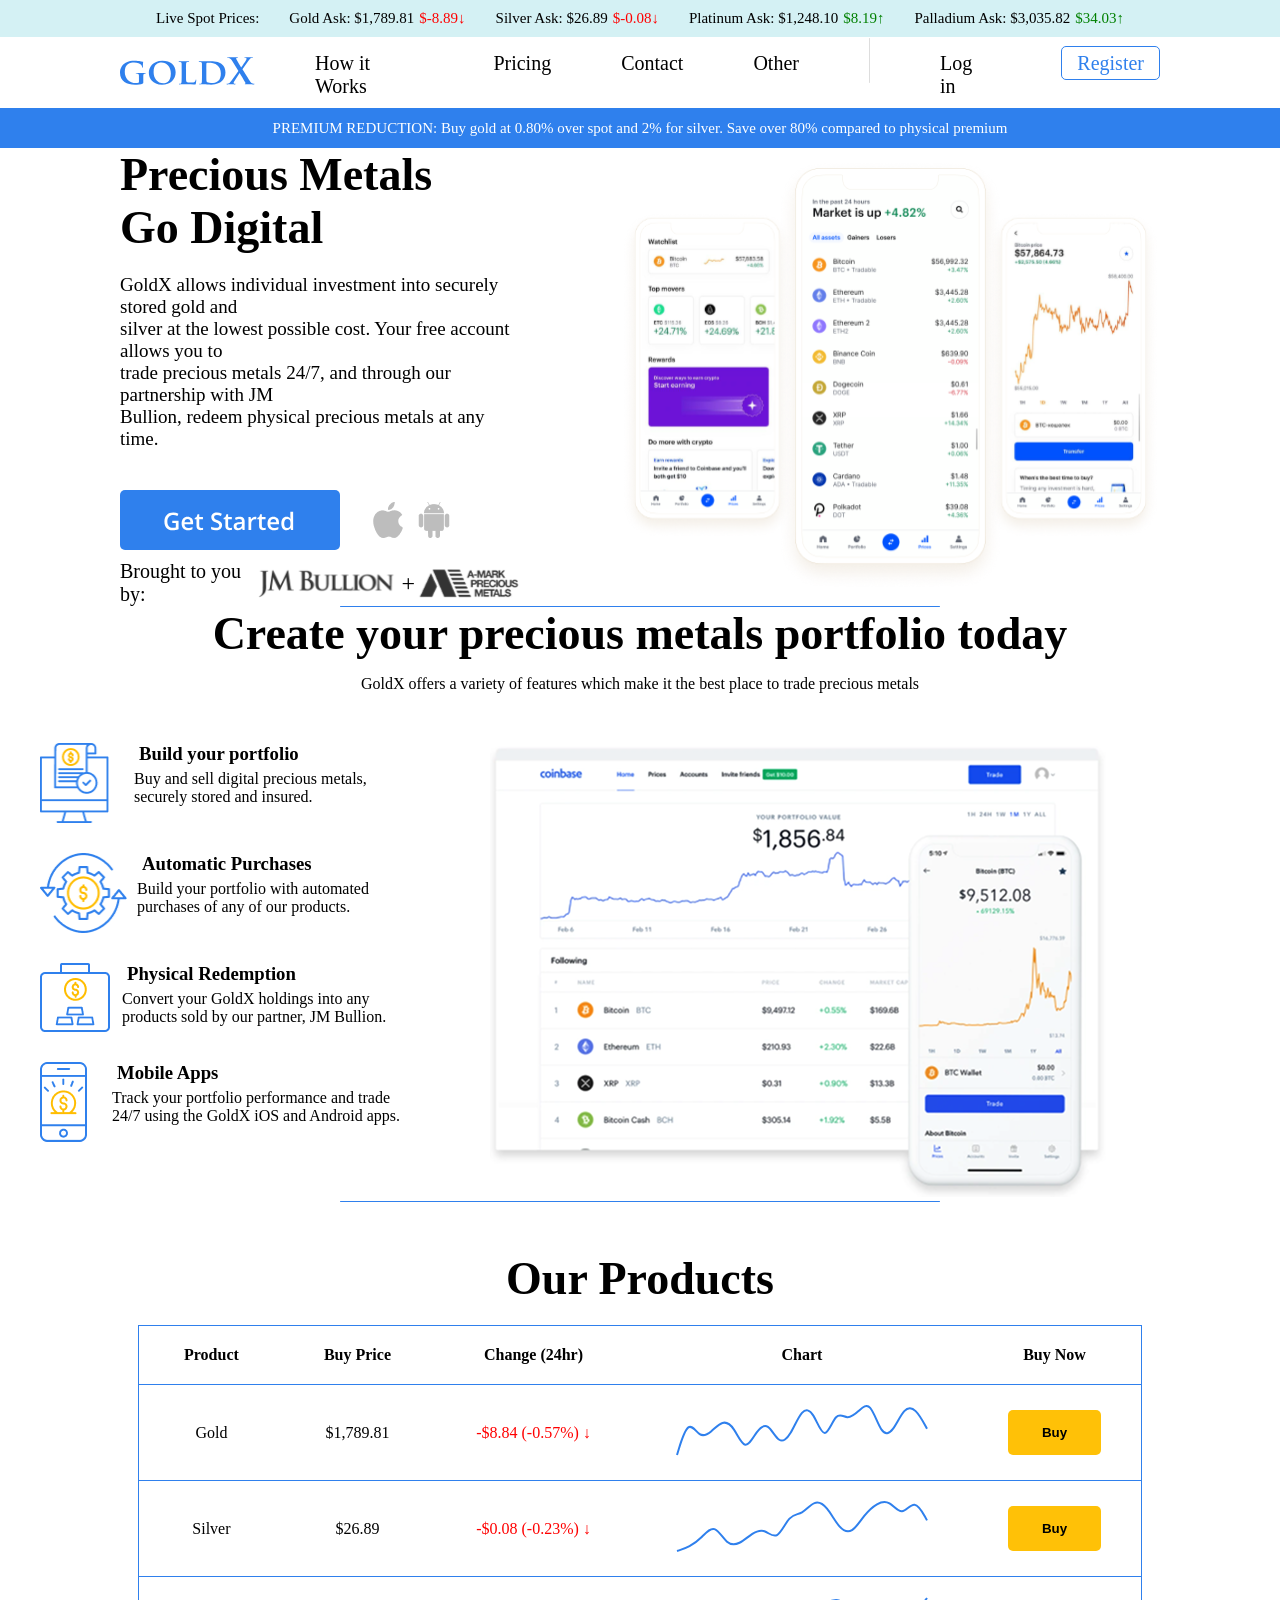
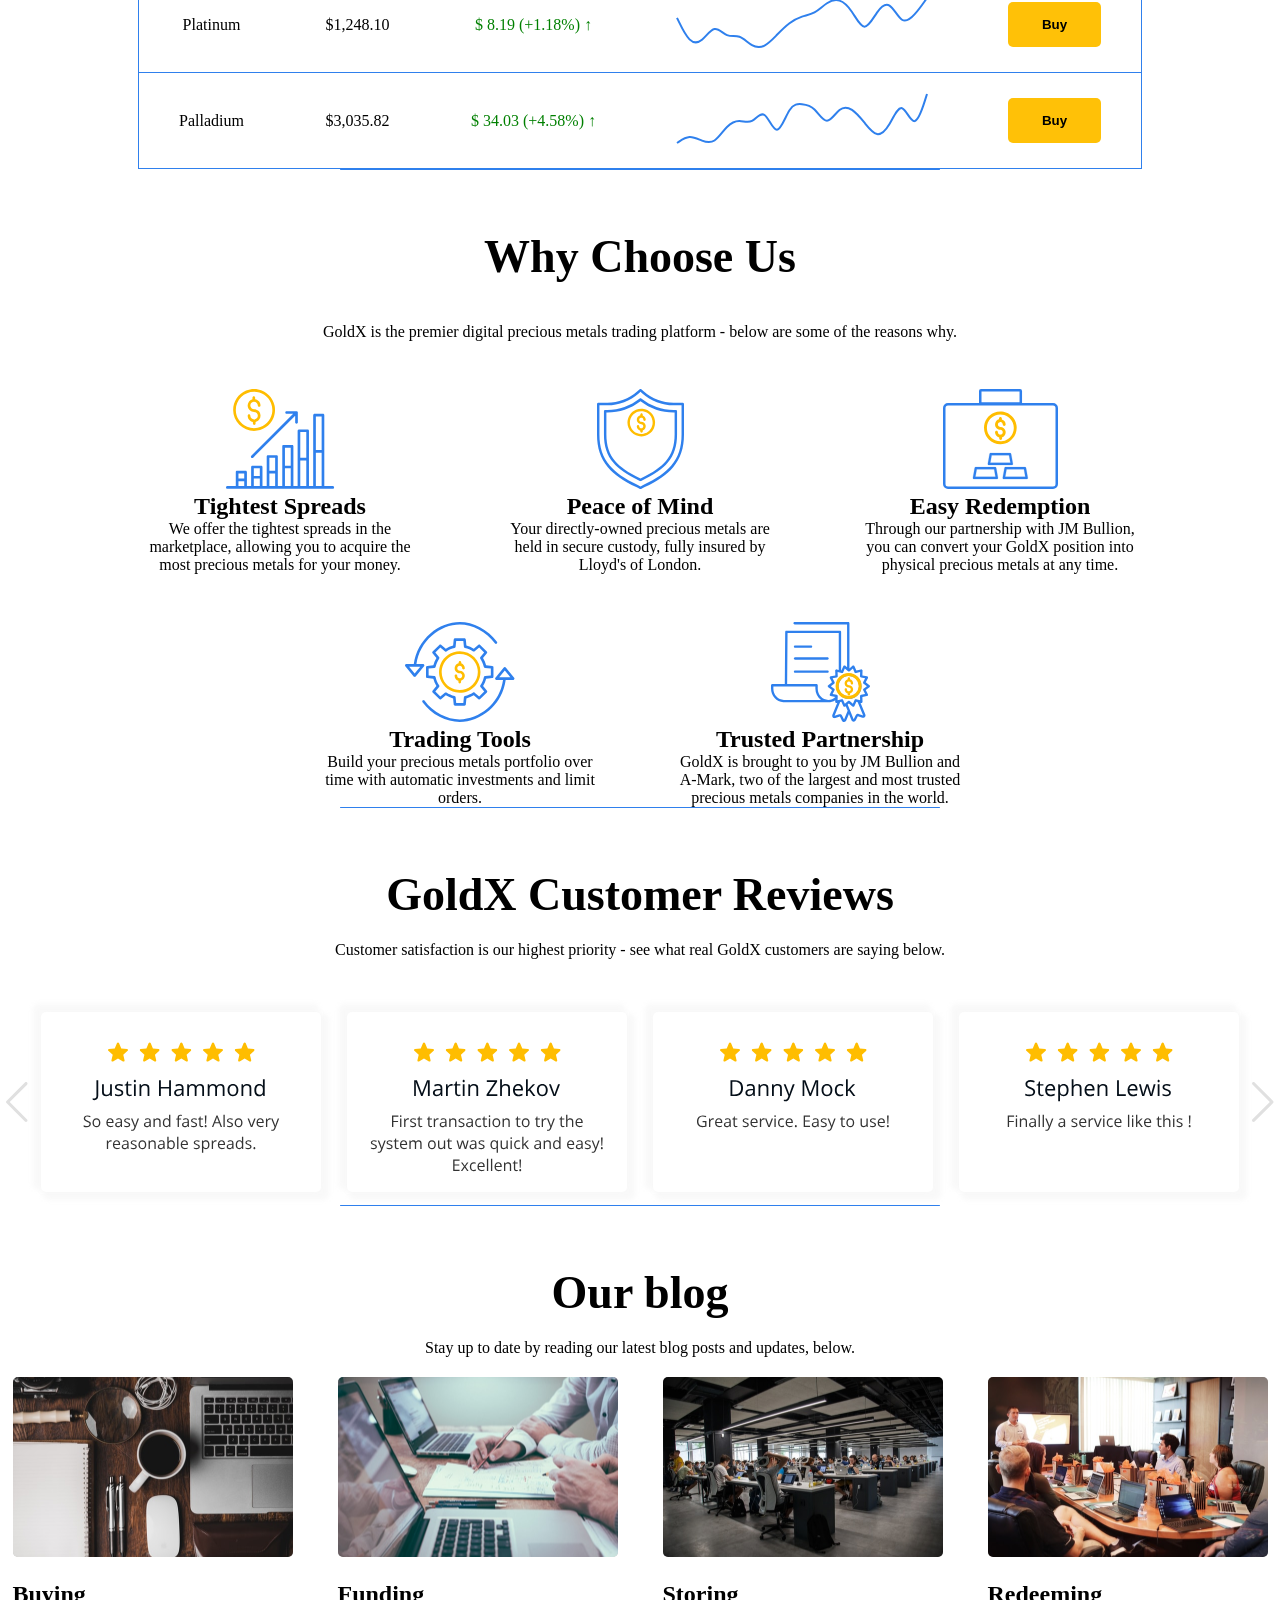
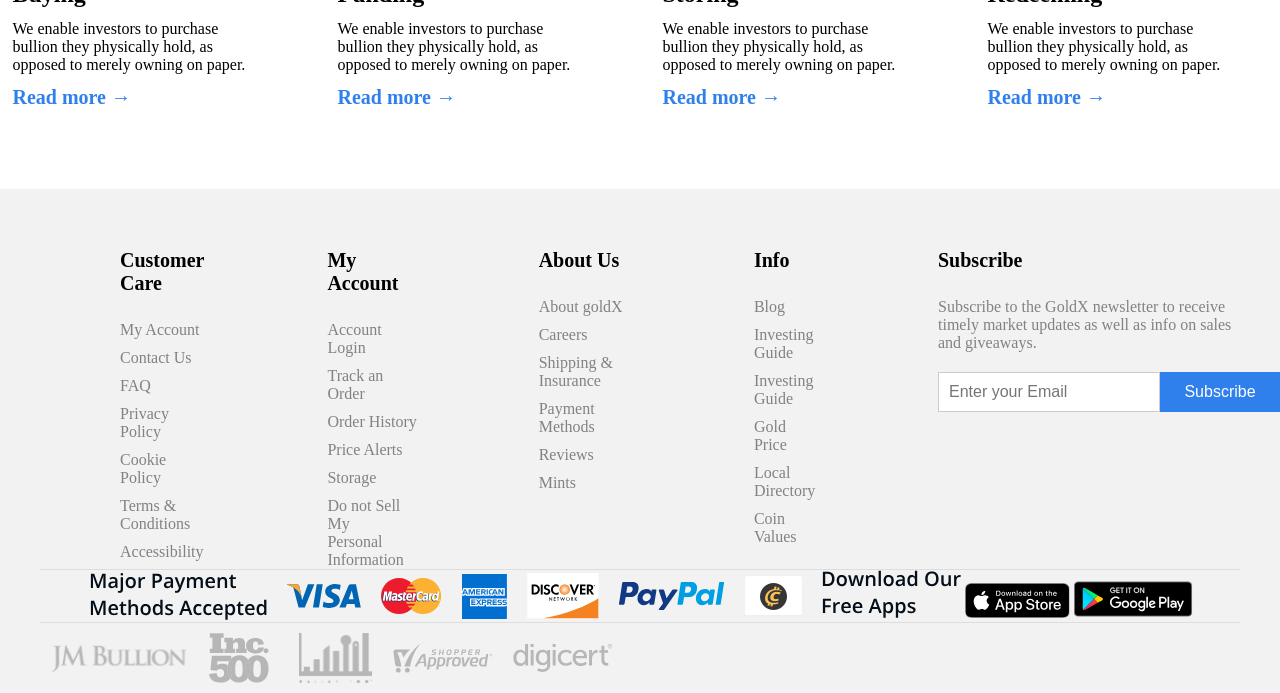
<file: index.html>
<!DOCTYPE html>
<html lang="en">

<head>
    <link rel="stylesheet" href=" style/style.css">
    <meta charset="UTF-8">
    <meta name="viewport" content="width=device-width, initial-scale=1.0">
    <title>GoldX</title>
</head>

<body>
   <header>
    <div class="header__">
        <div class="header__spot">
            <p class="header__price">Live Spot Prices: </p>
            <p class="header__price"><span>Gold Ask: $1,789.81<span class="rectangle__down">$-8.89↓</span></span></p>
            <p class="header__price"><span>Silver Ask: $26.89<span class="rectangle__down">$-0.08↓</span></span></p>
            <p class="header__price"><span>Platinum Ask: $1,248.10<span class="rectangle__up">$8.19↑</span></span></p>
            <p class="header__price"><span>Palladium Ask: $3,035.82<span class="rectangle__up">$34.03↑</span></span></p>
        </div>
    </div>
   </header>
   

   <nav>
    <upper>
    <div class="navigation__">
        <div class="logo">
            <img src="public/goldX.svg" width="137px" height="28px" loading="lazy" class="image">
        </div>
        <div class="nav">
            <a href="#"><span class="btn">How it Works</a></span>
            <a href="#"><span class="btn">Pricing</a></span>
            <a href="#"><span class="btn">Contact</a></span>
            <a href="#"><span class="btn">Other</a></span>
            <img src="public/Rectangle 2.png" height="45px" width="1px" loading="lazy" class="pionowa">
            <a href="#"><span class="btn">Log in</a></span>
            <a href="#"><span class="navRegister">Register</a></span>
        </div>
    </div>
</upper>
    <main>



        <div class="rect2__">
            <p class="rect2__premium">PREMIUM REDUCTION: Buy gold at 0.80% over spot and 2% for silver. Save over 80% compared
                to physical premium</p>
        </div>

    </nav>

        <section id="pierwsza">
            <div class="intro__">
                <div id="leftsec">
                    <h1>Precious Metals<br>Go Digital </h1>
                    <div class="text">
                        <p>GoldX allows individual investment into securely stored gold and</p>
                        <p>silver at the lowest possible cost. Your free account allows you to</p>
                        <p>trade precious metals 24/7, and through our partnership with JM</p>
                        <p>Bullion, redeem physical precious metals at any time.</p>
                    </div>
                    <div class="getstarted__">
                        <a href="#" class="getstarted__button"><img src="public/Group 112.svg" width="220px" height="60px" loading="lazy"></a>
                        <img src="public/apple 1.png" width="36px" height="36px" loading="lazy" class="apple">
                        <img src="public/android-logo 1.png" width="36px" height="36px" loading="lazy" class="android">
                    </div>
                    <div class="provide__">
                        <p class="provide__by">Brought to you by:</p>
                        <img src="public/image 4.svg" width="139px" height="30px" loading="lazy" class="provide__JM">
                        <p class="plus">+</p>
                        <img src="public/download (14) 1.svg" width="106px" height="35px" loading="lazy" class="provide__APM">
                    </div>
                </div>
          


            <div id="rightsec">
                <div class="inright__">
                    <img src="public/Group 113.svg" width="539px" height="433px" loading="lazy" class="inright__phones">
                </div>
            </div>

            </div>
        </section>
        <hr>

        <section id="druga">
            <div class="sekcja">
                <h1 class="h1">Create your precious metals portfolio today</h1>
                <p class="pp">GoldX offers a variety of features which make it the best place to trade precious metals
                </p>
                <div class="column">
                    <div class="lewa">
                        <div class="inside">
                            <img src="public/Group 105.png" width="70px" height="80px" loading="lazy" class="img1">
                            <div class="h">
                                <h3>Build your portfolio</h3>
                                <p>Buy and sell digital precious metals,<br>securely stored and insured.</p>
                                </p>
                            </div>
                        </div>
                        <div class="inside">
                            <img src="public/Group 104.png" width="88px" height="80px" loading="lazy" class="img2">
                            <div class="h2">
                                <h3>Automatic Purchases</h3>
                                <p>Build your portfolio with automated<br> purchases of any of our products.</p>
                            </div>
                        </div>
                        <div class="inside">
                            <img src="public/Group 102.png" width="70px" height="69px" loading="lazy" class="img3">
                            <div class="h3">
                                <h3>Physical Redemption</h3>
                                <p>Convert your GoldX holdings into any <br>products sold by our partner, JM Bullion.
                                </p>
                            </div>
                        </div>
                        <div class="inside">
                            <img src="public/Group 94.png" width="47px" height="80px" class="img4">
                            <div class="h4">
                                <h3>Mobile Apps</h3>
                                <p>Track your portfolio performance and trade <br>24/7 using the GoldX iOS and Android
                                    apps.</p>
                            </div>
                        </div>
                    </div>

                    <div class="prawa">
                        <img src="public/Screen Shot 2021-05-06 at 10.52 1.png" width="619px" height="454px" loading="lazy" class="ss">
                    </div>
                </div>
            </div>
        </section>
        <hr>
        <div class="products">
            <h1>Our Products</h1>
        </div>
        <section id="trzecia">
            <div class="kontener__">
                <table>
                    <tr>
                        <th>Product</th>
                        <th>Buy Price</th>
                        <th>Change (24hr)</th>
                        <th>Chart</th>
                        <th>Buy Now</th>
                    </tr>
                    <tr>
                        <td>Gold</td>
                        <td>$1,789.81</td>
                        <td class="dol">-$8.84 (-0.57%) ↓</td>
                        <td><img src="public/Vector.svg" width="252px" height="51px" loading="lazy" class="kontener__wektor"></td>
                        <td><button class="kontener__buybtn">Buy</button></td>
                    </tr>
                    <tr>
                        <td>Silver</td>
                        <td>$26.89</td>
                        <td class="dol">-$0.08 (-0.23%) ↓</td>
                        <td><img src="public/Vector (1).svg"  width="252px" height="51px" loading="lazy" class="kontener__wektor1"></td>
                        <td><button class="kontener__buybtn">Buy</button></td>
                    </tr>
                    <tr>
                        <td>Platinum</td>
                        <td>$1,248.10</td>
                        <td class="gora">$ 8.19 (+1.18%) ↑</td>
                        <td><img src="public/Vector (2).svg"  width="252px" height="51px" loading="lazy" class="kontener__wektor2"></td>
                        <td><button class="kontener__buybtn">Buy</button></td>
                    </tr>
                    <tr>
                        <td>Palladium</td>
                        <td>$3,035.82</td>
                        <td class="gora">$ 34.03 (+4.58%) ↑</td>
                        <td><img src="public/Vector (3).svg"  width="252px" height="51px" loading="lazy" class="kontener__wektor3"></td>
                        <td><button class="kontener__buybtn">Buy</button></td>
                    </tr>
                </table>
            </div>
        </section>
        <hr>


        <section id="czwarta">
            <h1 class="why">Why Choose Us</h1>
            <p class="opis">GoldX is the premier digital precious metals trading platform - below are some of the
                reasons why.</p>
            <section id="ojciec">
                <div id="father">
                    <div class="child"><img src="public/Group 95.svg" width="109px" height="100px" loading="lazy">
                        <h2>Tightest Spreads</h2>
                        <p>We offer the tightest spreads in the<br>
                            marketplace, allowing you to acquire the<br>
                            most precious metals for your money.</p>
                    </div>

                    <div class="child"><img src="public/Group 96.svg" width="87px" height="100px" loading="lazy">
                        <h2>Peace of Mind</h2>
                        <p>Your directly-owned precious metals are<br>
                            held in secure custody, fully insured by <br>
                            Lloyd's of London.</p>
                    </div>

                    <div class="child"><img src="public/Group 103.svg" width="115px" height="100px" loading="lazy">
                        <h2>Easy Redemption</h2>
                        <p>Through our partnership with JM Bullion, <br>
                            you can convert your GoldX position into <br>
                            physical precious metals at any time.</p>
                    </div>

                    <div class="child"><img src="public/Group 39.svg" width="110px" height="100px" loading="lazy">
                        <h2>Trading Tools</h2>
                        <p>Build your precious metals portfolio over<br>
                            time with automatic investments and limit <br>
                            orders.</p>
                    </div>

                    <div class="child"><img src="public/Group 99.svg" width="99px" height="100px" loading="lazy">
                        <h2>Trusted Partnership</h2>
                        <p>GoldX is brought to you by JM Bullion and<br>A-Mark, two of the largest and most trusted <br>
                            precious metals companies in the world.</p>
                    </div>
                </div>
            </section>
        </section>
        <hr>


        <h1 class="review">GoldX Customer Reviews</h1>
        <section id="piata">
            <p class="satisfaction">Customer satisfaction is our highest priority - see what real GoldX customers are
                saying below.</p>
            <div class="customers__">
                <img src="public/Group.svg" width="22px" height="40px" loading="lazy" class="customers__arrowLeft">
                <img src="public/Group 128.svg" width="306px" height="206px" loading="lazy" class="customers__justin">
                <img src="public/Group 127.svg" width="306px" height="206px" loading="lazy"" class="customers__martin">
                <img src="public/Group 126.svg" width="306px" height="206px" loading="lazy" class="customers__danny">
                <img src="public/Group 125.svg" width="306px" height="206px" loading="lazy" class="customers__stephen">
                <img src="public/Group (1).svg" width="22px" height="40px" loading="lazy" class="customers__arrowRight">
            </div>
        </section>
        <hr>
        <section id="szosta">
            <h1 class="blg">Our blog</h1>
            <p class="date">Stay up to date by reading our latest blog posts and updates, below.</p>
            <section id="blog">
                <div id="outside">
                    <div class="in"><img src="public/Rectangle 15.svg" width="280px" height="180px" loading="lazy">
                        <h2>Buying</h2>
                        <p>We enable investors to purchase<br>
                            bullion they physically hold, as<br>
                            opposed to merely owning on paper.</p>
                        <p class="more">Read more →</p>
                    </div>

                    <div class="in"><img src="public/Rectangle 16.svg" width="280px" height="180px" loading="lazy">
                        <h2>Funding</h2>
                        <p>We enable investors to purchase<br>
                            bullion they physically hold, as<br>
                            opposed to merely owning on paper.</p>
                        <p class="more">Read more →</p>
                    </div>

                    <div class="in"><img src="public/Rectangle 17.svg" width="280px" height="180px" loading="lazy">
                        <h2>Storing</h2>
                        <p>We enable investors to purchase<br>
                            bullion they physically hold, as<br>
                            opposed to merely owning on paper.</p>
                        <p class="more">Read more →</p>
                    </div>

                    <div class="in"><img src="public/Rectangle 18.svg" width="280px" height="180px" loading="lazy">
                        <h2>Redeeming</h2>
                        <p>We enable investors to purchase<br>
                            bullion they physically hold, as<br>
                            opposed to merely owning on paper.</p>
                        <p class="more">Read more →</p>
                    </div>
                </div>
            </section>

    </main>

    <section id="footer">
        <div class="prostokat">
            <div class="foot">
                <h3>Customer Care</h3>
                <a href="#">My Account</a>
                <a href="#">Contact Us</a>
                <a href="#">FAQ</a>
                <a href="#">Privacy Policy</a>
                <a href="#">Cookie Policy</a>
                <a href="#">Terms & Conditions</a>
                <a href="#">Accessibility</a>
            </div>


            <div class="foot">
                <h3>My Account</h3>
                <a href="#">Account Login</a>
                <a href="#">Track an Order</a>
                <a href="#">Order History</a>
                <a href="#">Price Alerts</a>
                <a href="#">Storage</a>
                <a href="#">Do not Sell My<br>
                    Personal Information</a>
            </div>

            <div class="foot">
                <h3>About Us</h3>
                <a href="#">About goldX</a>
                <a href="#">Careers</a>
                <a href="#">Shipping & Insurance</a>
                <a href="#">Payment Methods</a>
                <a href="#">Reviews</a>
                <a href="#">Mints</a>
            </div>

            <div class="foot">
                <h3>Info</h3>
                <a href="#">Blog</a>
                <a href="#">Investing Guide</a>
                <a href="#">Investing Guide</a>
                <a href="#">Gold Price</a>
                <a href="#">Local Directory</a>
                <a href="#">Coin Values</a>
            </div>


            <div class="foot">
                <h3>Subscribe</h3>
                <a href="#">Subscribe to the GoldX newsletter to receive<br>
                    timely market updates as well as info on sales<br>
                    and giveaways.</a>
                <form id="form">
                    <input type="email" placeholder="Enter your Email" required>
                    <button type="submit">Subscribe</button>
                </form>
                
            </div>


        </div>
        <hr id="dolny">
            <div class="p1">
            <img src="public/Major Payment Methods Accepted.svg" width="177px" height="47px" loading="lazy" class="method">
            <img src="public/Group (2).svg" width="74px" height="24px" loading="lazy" class="method" class="method">
            <img src="public/Group (3).svg" width="61px" height="36px" loading="lazy" class="method" class="method">
            <img src="public/American Express 1.svg" width="45px" height="45px" loading="lazy" class="method" class="method">
            <img src="public/Layer 2.svg" width="72px" height="46px" loading="lazy" class="method" class="method">
            <img src="public/Group (4).svg" width="106px" height="28px" loading="lazy" class="method" class="method">
            <img src="public/image 1.svg" width="57px" height="40px" loading="lazy" class="method" class="method">
            <div id="pr">
                <img src="public/Download Our Free Apps.svg" width="139px" height="48px" loading="lazy" class="method" class="free">
                <img src="public/download (9) 1.svg" width="105px" height="35px" loading="lazy" class="method" class="free">
                <img src="public/google-play-badge 1.svg" width="119px" height="38px" loading="lazy" class="method" class="free">
            </div>
        
        </div>
    </div>
    <hr id="dolny">
        <div class="partners">
        <img src="public/image 4 (1).svg" width="139px" height="30px" loading="lazy" class="method">
        <img src="public/inc-500-seeklogo.com 1.svg" width="70px" height="50px" loading="lazy" class="method">
        <img src="public/image 3.svg" width="74px" height="50px" loading="lazy" class="method">
        <img src="public/Shopper Approved Logo 1.svg" width="100px" height="30px" loading="lazy" class="method">
        <img src="public/download (10) 1.svg" width="100px" height="30px" loading="lazy" class="method">
</div>
    </section>
</body>

</html>
</file>
<file: style/style.css>
*{
    margin:0;
}
image{
    height: auto;
}
.header__{
    display: flex;
    align-items: center;
    justify-content: center;
    width: 100%;
    background-color: #d4f1f4;
}
.sekcja{
    display: flex;
    justify-content: center;
    flex-direction: column;
    margin: auto;
}
.navigation__{
    display: flex;
    justify-content: center;
    align-items: center;
    padding: 0 120px;
    max-width: 1200px;
    margin: auto;
    gap: 60px;
}
.header__price{
    font-size: 15px;
    display: flex;
}
.rectangle__down{
    color: red;
    padding-left: 5px;
}
.rectangle__up{
    color: green;
    padding-left: 5px;
}
.header__spot{
    width: 100%;
    max-width: 1200px;
    padding-top: 10px;
    padding-bottom: 10px;
    gap: 30px;
    display: flex;
    flex-wrap: wrap;
    justify-content: center;
    align-items: center;
}
.upper{
    margin: auto;
    display: flex;
    justify-content: center;
    flex-direction: column;
    width: 50%;
}
.nav{
    max-width: 1200px;
    font-size: 20px;
    margin: auto;
    display: flex;
    justify-content: center;
    gap: 70px;
    color: black;
    text-decoration: none;
}
.image{
    height: 28px;
    width: 135px;
    padding-top: 10px;
    top: 73px;
    flex-direction: row;
}
.btn{
    color: black;
}
.nav a{
    text-decoration: none;
    padding-top: 15px;
}
.pionowa{
    height: 45px;
    top: 1px;
    width: 1px;
    color: #DDDDDD;
    position: relative;
    
}
.navRegister{
    padding: 5px 15px;
    color: #2F80ED;
    border: 1px solid #2F80ED;
    border-radius: 5px;
}

.rect2__{
    justify-content: center;
    width: 100%;
    height:40px;
    background-color: #2F80ED;
    margin-top: 10px;
    font-size:15px;
    color: white;
    display: flex;
    align-items: center;
}

#pierwsza{
    display: flex;  
    margin: auto; 
    justify-content: center;
}
#pierwsza .intro__{
    display: flex;
    gap: 100px;  
}

.intro__{
    max-width: 1200px;
    display: flex;
    align-items: center;
    padding: 0px 120px;
    margin: auto;
}
#leftsec{
    width: 50%;
    display: flex;
    flex-direction: column;

}
#leftsec h1{
    font-size: 46px;
}
.text{
    font-size: 19px;
    font-weight: lighter;
    padding-top: 20px;
}


.getstarted__{
    padding-top:40px;
    display: flex;
    align-items: center;
}
.getstarted__button{
    height: 60px;
    width: 220px;
}
.apple{
    width: 36px;
    height: 36px;
    padding-left: 30px;
    
}
.android{
    width: 36px;
    height: 36px;
    padding-left: 10px;
}
.provide__{
    position: relative;
    align-items: center;
    display: flex;
}
.provide__by{
    font-size: 20px;
    padding-top: 10px;
    font-weight: lighter;
    align-items: center;
    
}
.provide__JM{
    padding-top: 10px;
    padding-left: 10px;
}
.plus{
    padding-left: 5px;
    font-size:24px;
    padding-top: 10px;
}
.provide__APM{
    padding-top: 10px;

}


.rightsec{
    max-width: 50%;
}
.inright__{
    float: right;
}



hr{
    border-radius: 5px;
    border: none;
    background-color: #2F80ED;
    margin: auto;
    height: 1px;
    width: 600px;
}


#druga{
    max-width: 1200px;   
   
    align-items: center;
    width: 100%;
    margin: auto;
}
.h1{
    text-align: center;
    font-size: 46px;
    align-items: center;
}
.pp{
    text-align: center;
    font-size: 16px;
    padding-top: 15px;
}

.column{
    display:flex; 
    gap: 90px;
    padding-top: 50px;
    padding-right: 0;
}
.inside{
    display: flex;
    align-items:flex-start;
    gap: 10px;
    margin-bottom: 30px;
}
.inside h3{
    margin: 0 0 5px 0;
    padding-left: 5px;
}
.inside p{
    margin:0;
}
.prawa .ss{
    /* height: 454px;
    width: 619px; */
    width: 100%;
  
    
}
.inside .img1{
    height: 80px;
    width: 69px;
   
}
.inside .img2{
    height: 80px;
    width: 87px;
   
}
.inside .img3{
    height: 69px;
    width: 70px;
 
}
.inside .img4{
    height: 80px;
    width: 47px;
}
.inside .h{
    margin-left: 15px;
}
.inside .h3{
    margin-left: 2px;
}
.inside .h4{
    margin-left: 15px;
}

.products h1{
   text-align: center;
    font-size: 46px;
    padding-top: 50px;
}

.kontener__{
    display: flex;
    align-items: center;
    justify-content: center;
    margin: auto;
    max-width: 1200px;
}

.kontener__buybtn{
    height: 45px;
    width: 93px;
    background-color: #ffc107;
    border: none;
    padding:10px, 16px;
    border-radius: 5px;
    font-weight: bold;
}
table{
    border-style: hidden;
    height: 390px;
    border-collapse:collapse;
    margin-top: 20px;
    border: 1px solid #2F80ED;
}
th, td{
    padding: 20px 40px;
    text-align: center; 
    width: auto;
}

tr{
    border: 1px solid #2F80ED;
}

.dol{
    color: red;
}
.gora{
    color: green;
}


.why{
    text-align: center;
    font-size: 46px;
    margin-top: 60px;
    margin-bottom: 20px;
}
.opis{
    padding-top: 20px;
    font-size: 16px;
    text-align: center;
}


#ojciec{
    display: flex;
    justify-content: center;
    align-items: center;
}
#father{
    display: flex;
    flex-wrap: wrap;
    row-gap: 45;
    justify-content: center;
    max-width: 1200px;
}
.child{
    flex-basis: 30%;
    padding-top: 48px;
    gap: 300px;
    justify-content: center;
    text-align: center;

}


.review{
    text-align: center;
    padding-top: 60px;
    font-size: 46px;
}
.satisfaction{
    text-align: center;
    padding-top: 20px;
    font-size: 16px;
}
.customers__{
    display: flex;
    align-items: center;
    justify-content: center;
    padding-top: 40px;
}



.blg{
    text-align: center;
    padding-top: 60px;
    font-size: 46px;
}
.date{
    text-align: center;
    padding-top: 20px;
    font-size: 16px; 
}
#blog{
    font-size: 16px;
    padding-top: 20px;
    display: flex;
    justify-content: center;
}
#outside{
    display: flex;
    gap: 45px;
    justify-content: center;
    max-width: 1200px;
}
.in h2{
    padding-top: 20px;
    padding-bottom: 12px;
}
.more{
    color: #2F80ED;
    font-weight: bold;
    font-size: 20px;
    padding-top: 12px;
}


.prostokat{
    display:flex;
    justify-content: center;
    width: 100%;
    margin-top: 80px;
}
.prostokat h3{
    font-size: 20px;
    padding-top: 60px;
    padding-left: 120px;
    padding-bottom: 16px;
}
.prostokat a{
    display: block;
    padding-left: 120px;
    padding-top: 10px;
    color: #828282;
    text-decoration: none;
}
.email{
    padding:10px;
    height: 10px;
    width: 213px;
    border: 2px solid #ccc;
    outline: none;
    border-radius: 5px 0 0 5px;
}
.submit{
    padding: 10px;
    height: 30px;
    width:100px;
    border: 2px #2F80ED;
    outline: none;
    background-color: #2F80ED;
}
#form{
    display: flex;
    margin-top: 20px;
    padding-left: 120px;
}
#form input[type="email"]{
    flex: 1;
    padding: 10px;
    font-size: 16px;
    border: 1px solid #ccc;

}
#form button{
    width: 120px;
    background-color: #2F80ED;
    color: #fff;
    border: none;
    padding: 10 px 20px;
    font-size: 16px;
   
}
#form button:hover{
    background-color: #2F80ED;
}
#dolna{
    background-color: #DDDDDD;
    display: flex;
    align-items: center;
    margin:auto;
}
.foot{
    justify-content: center;
}
#footer{
    background-color: #f2f2f2;


}
#dolny{
    background-color: #DDDDDD;
    width: 1200px;
}
.p1{
    display: flex;
    justify-content: flex-start;
    align-items: center;
    max-width: 1300px;
    margin-left: auto;
    margin-right: auto;
    margin-left: auto;
    margin-right: auto;
    gap: 20px;
    padding-left: 90px;
}
#pr .free{
    margin-left: 20px;
}
.com{
    max-width: 50%;
    align-items: center;
    display: flex;
    margin-bottom: 40px;
}
.partners{
    display: flex;
    justify-content: flex-start;
    align-items: center;
    flex-wrap: wrap;
    max-width: 1200px;
    margin-left: auto;
    margin-right: auto;
}
.partners img{
    margin: 10px;
    
}
                                                                                                                                                                                                                                                                                                                                                                                                                                                                                                  

@media (max-width:800px){
    .nav{
        flex-direction: column;
        gap: 5px;
    }
    .intro__{
        flex-direction: column;
        padding: 0;
    }
    .inright__phones{
        padding: 0;
        width: 90%;
    }
    .getstarted__{
        flex-direction: column;
    }
    .provide__{
        flex-direction: column;
    }
    hr{
        margin: 0;
        width:100%;
    }
    #druga{
        flex-direction: column;
        padding: 6px;
    }
    .column{
        flex-direction: column;
    }
    .ss{
        width:80px;
    }
    th{
        padding: 0;
    }
    td{
        padding: 0;
    }
    .kontener__ img{
        padding: 0;
        width: 100%;

    }
    .customers__{
        flex-direction: column;
    }
    #outside{
        flex-direction: column;
    }
    .prostokat{
        flex-direction: column;
    }
    .p1{
        flex-direction: column;
    }
    #dolny{
        margin: 0;
        width: 375px;
    }
    #form{
        padding: 0;
    }
    #druga{
        padding: 0;
    }
    button{
        padding: 0;
    }
   
    
}
</file>
